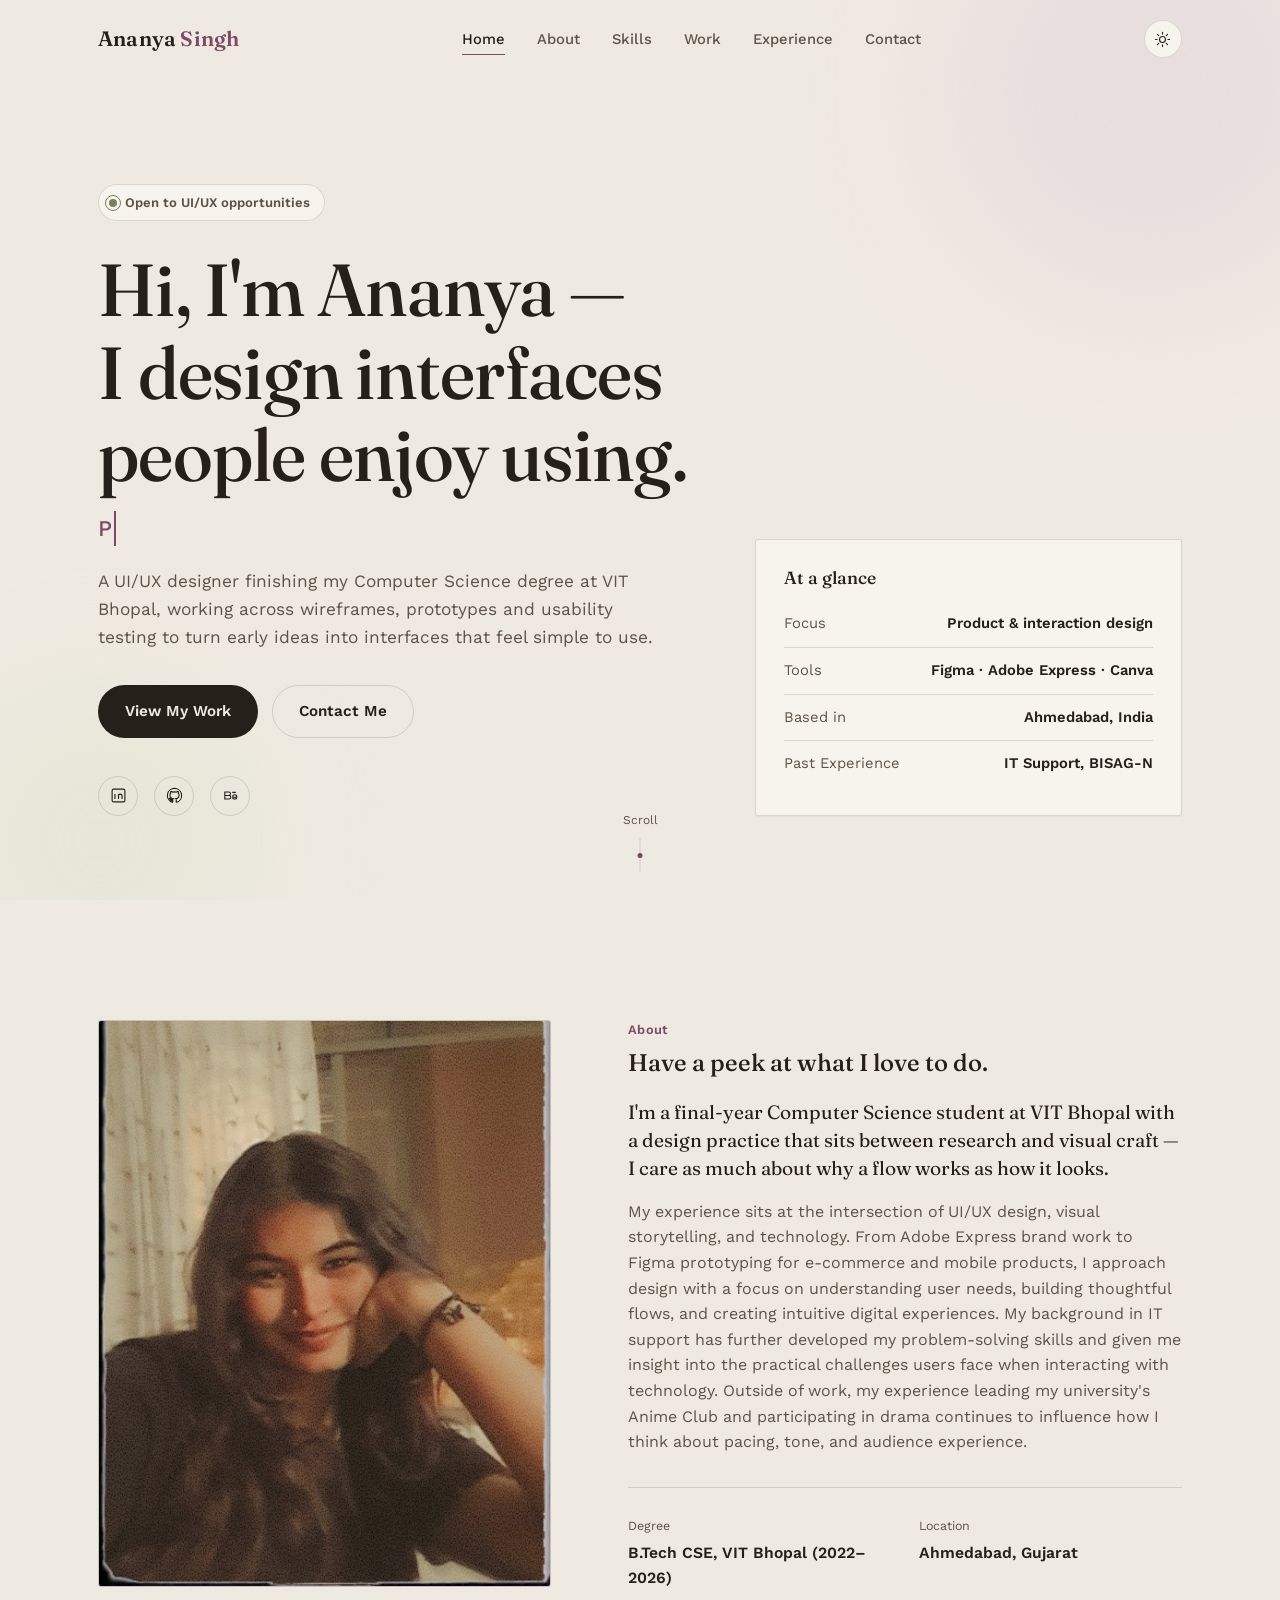
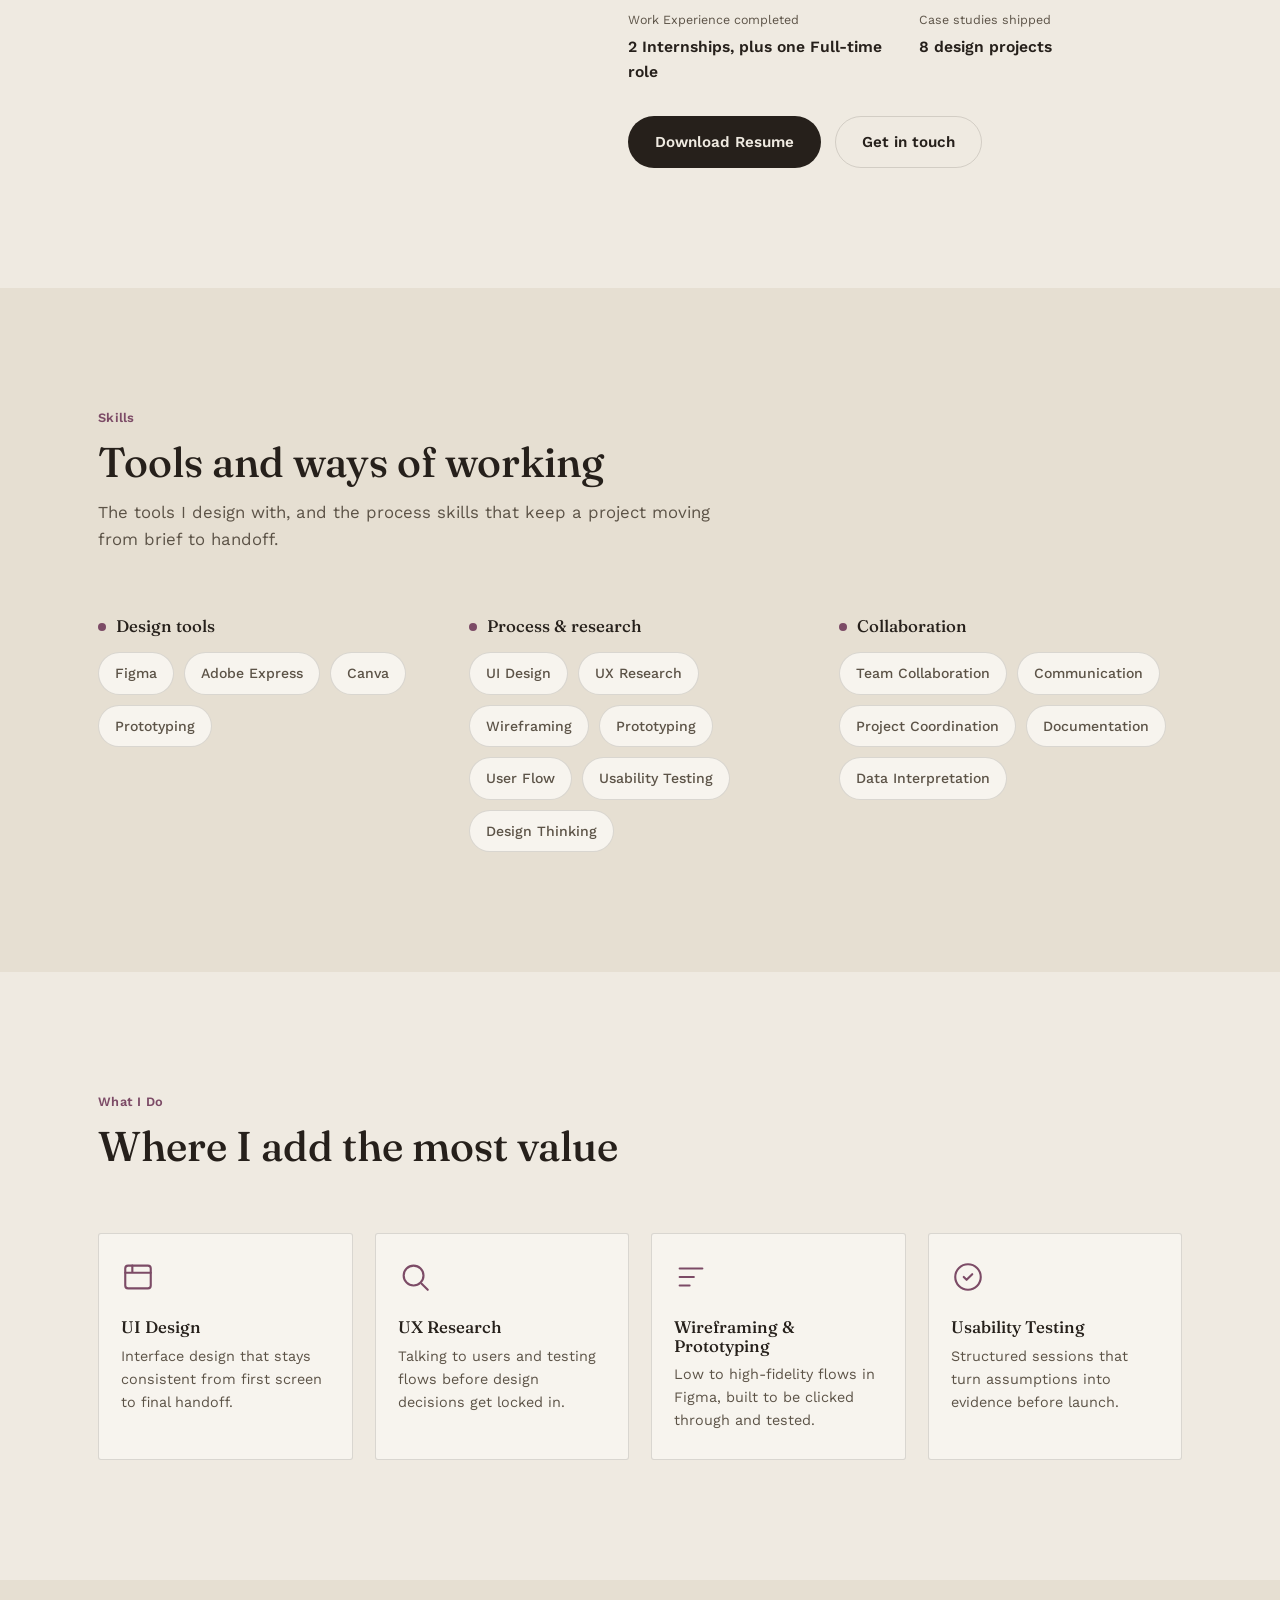
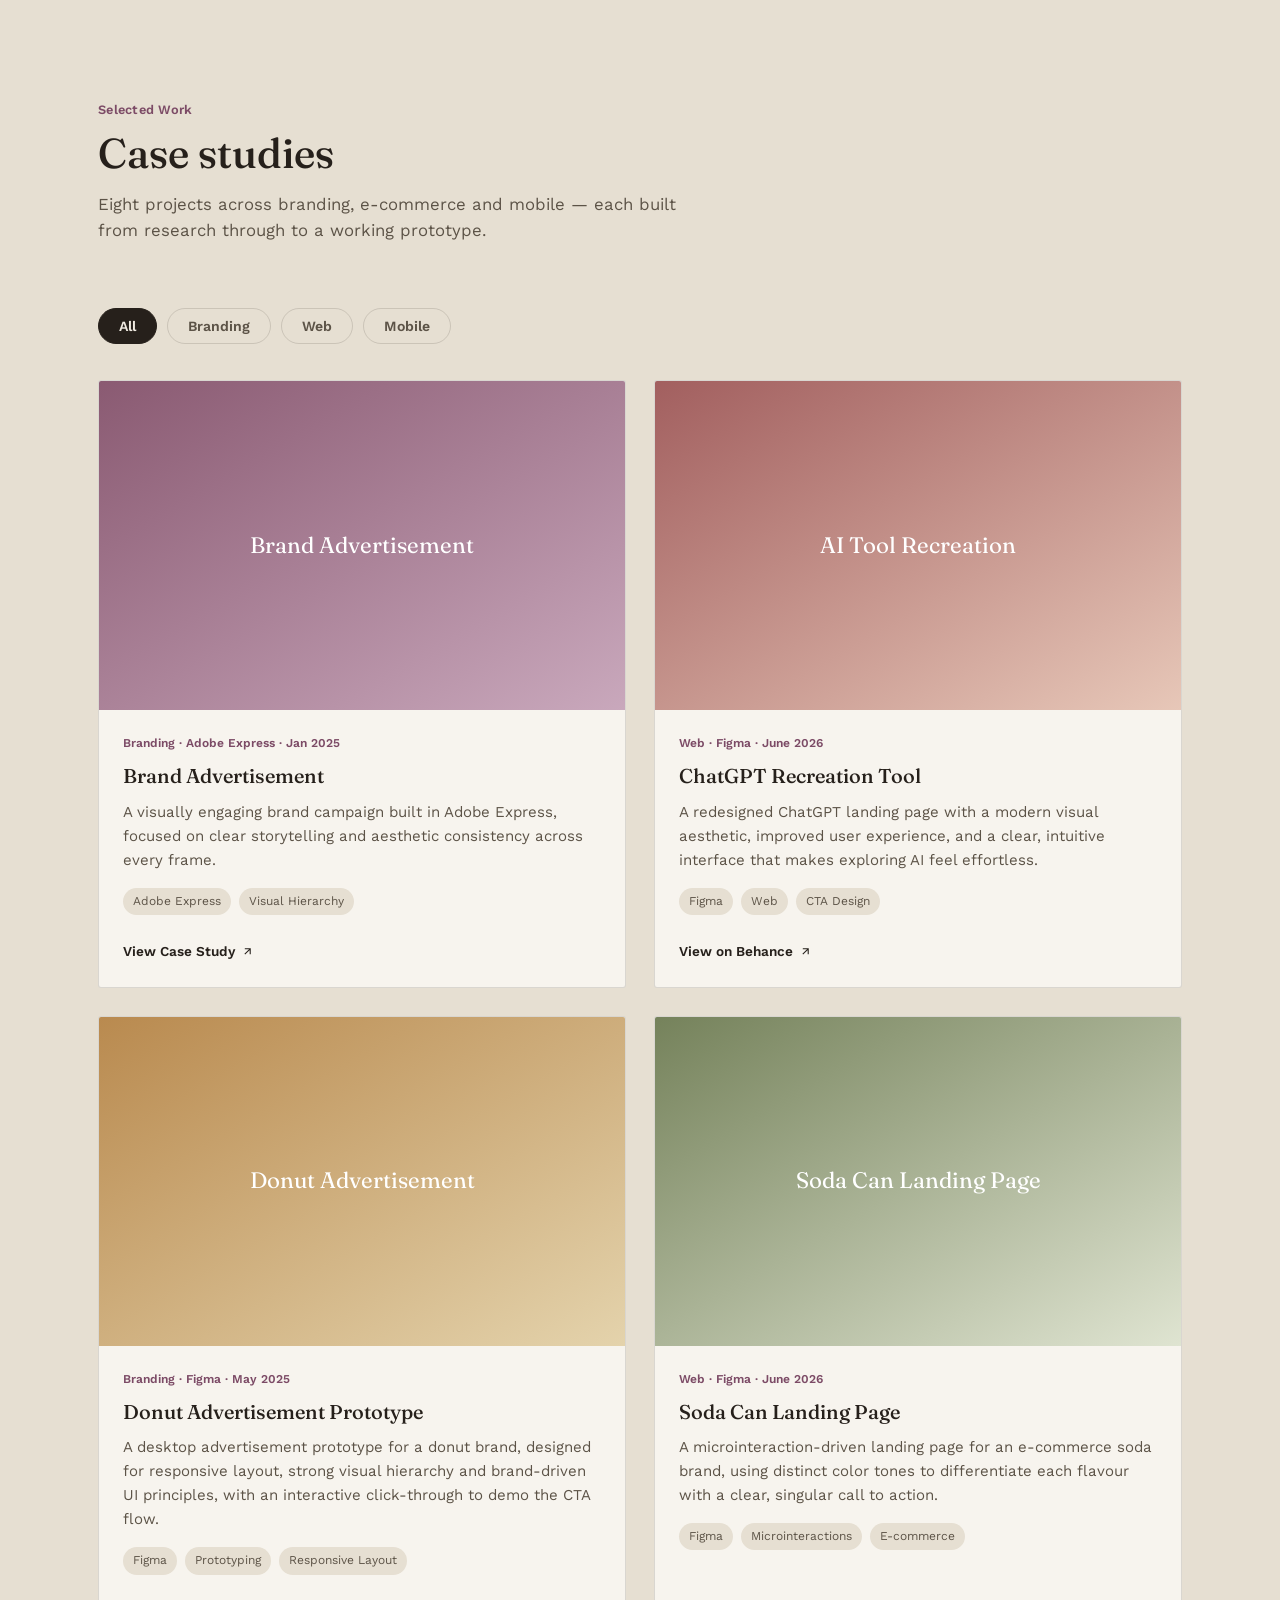
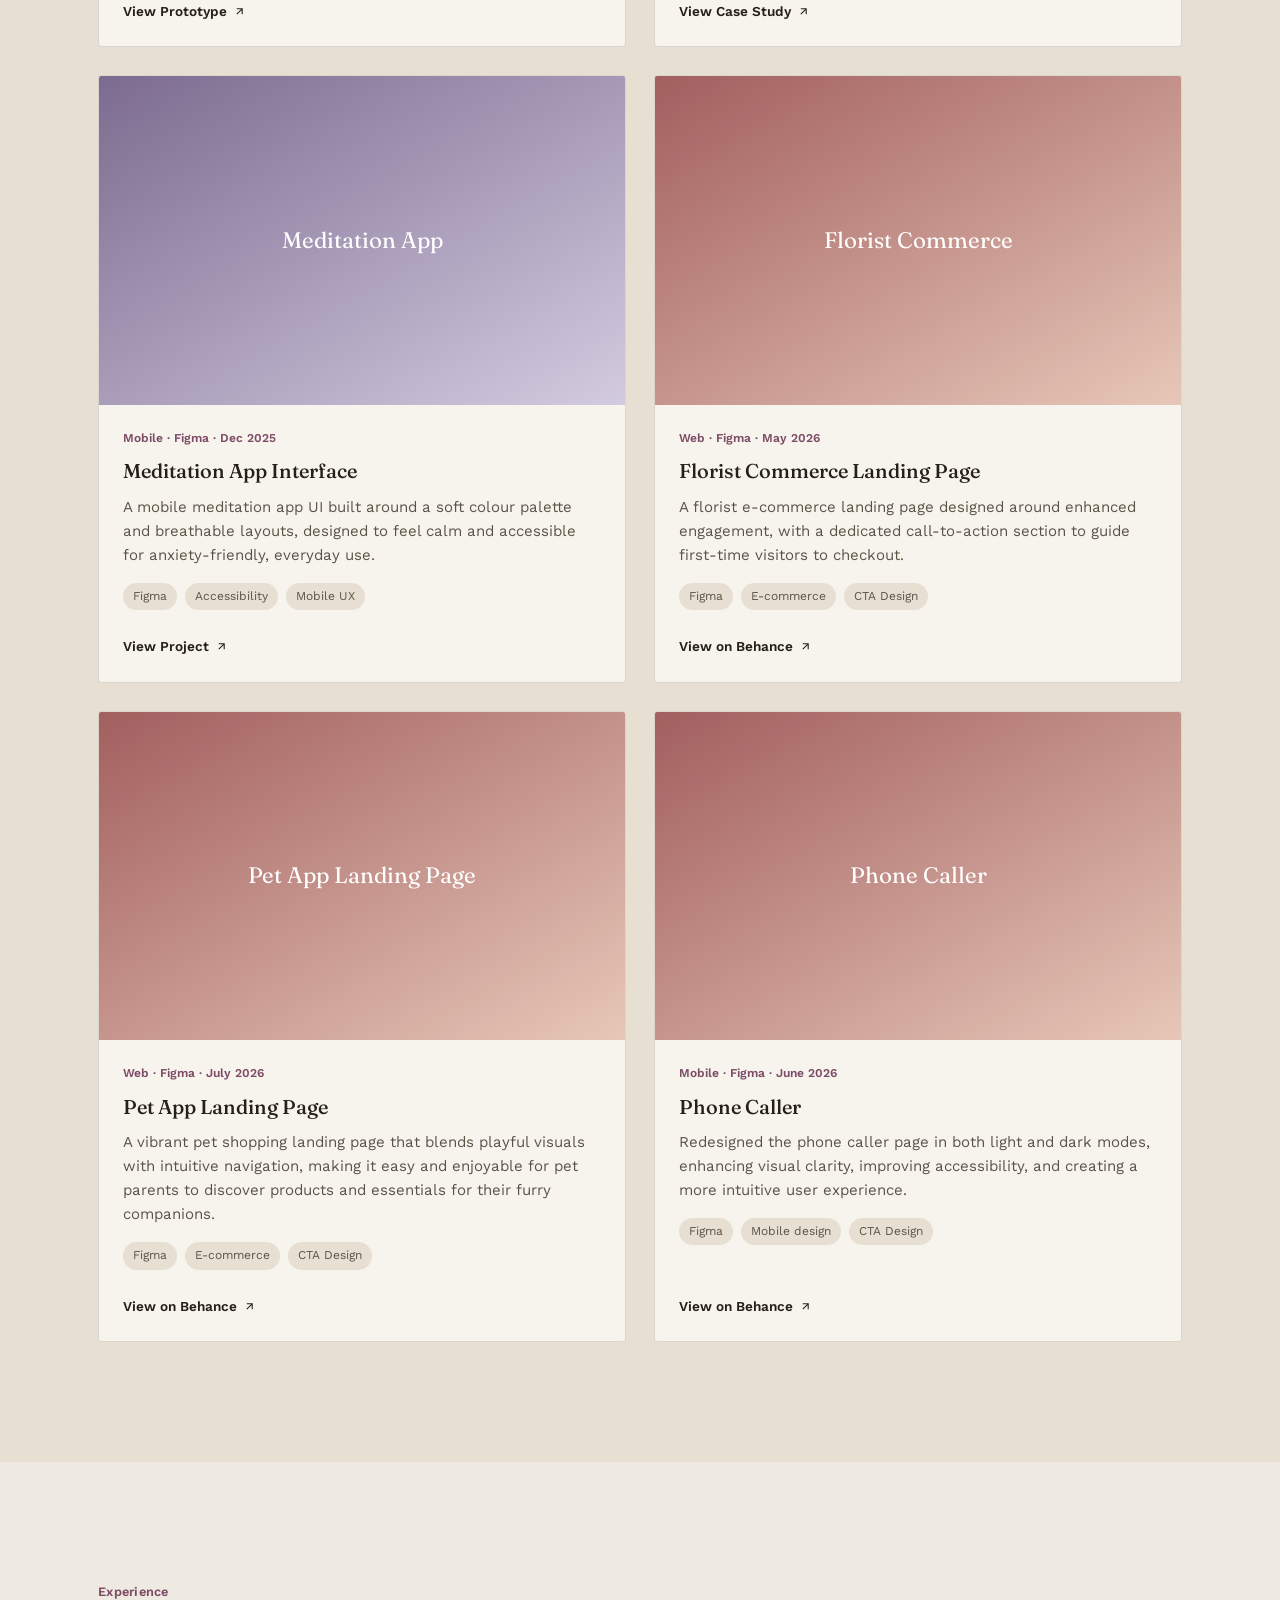
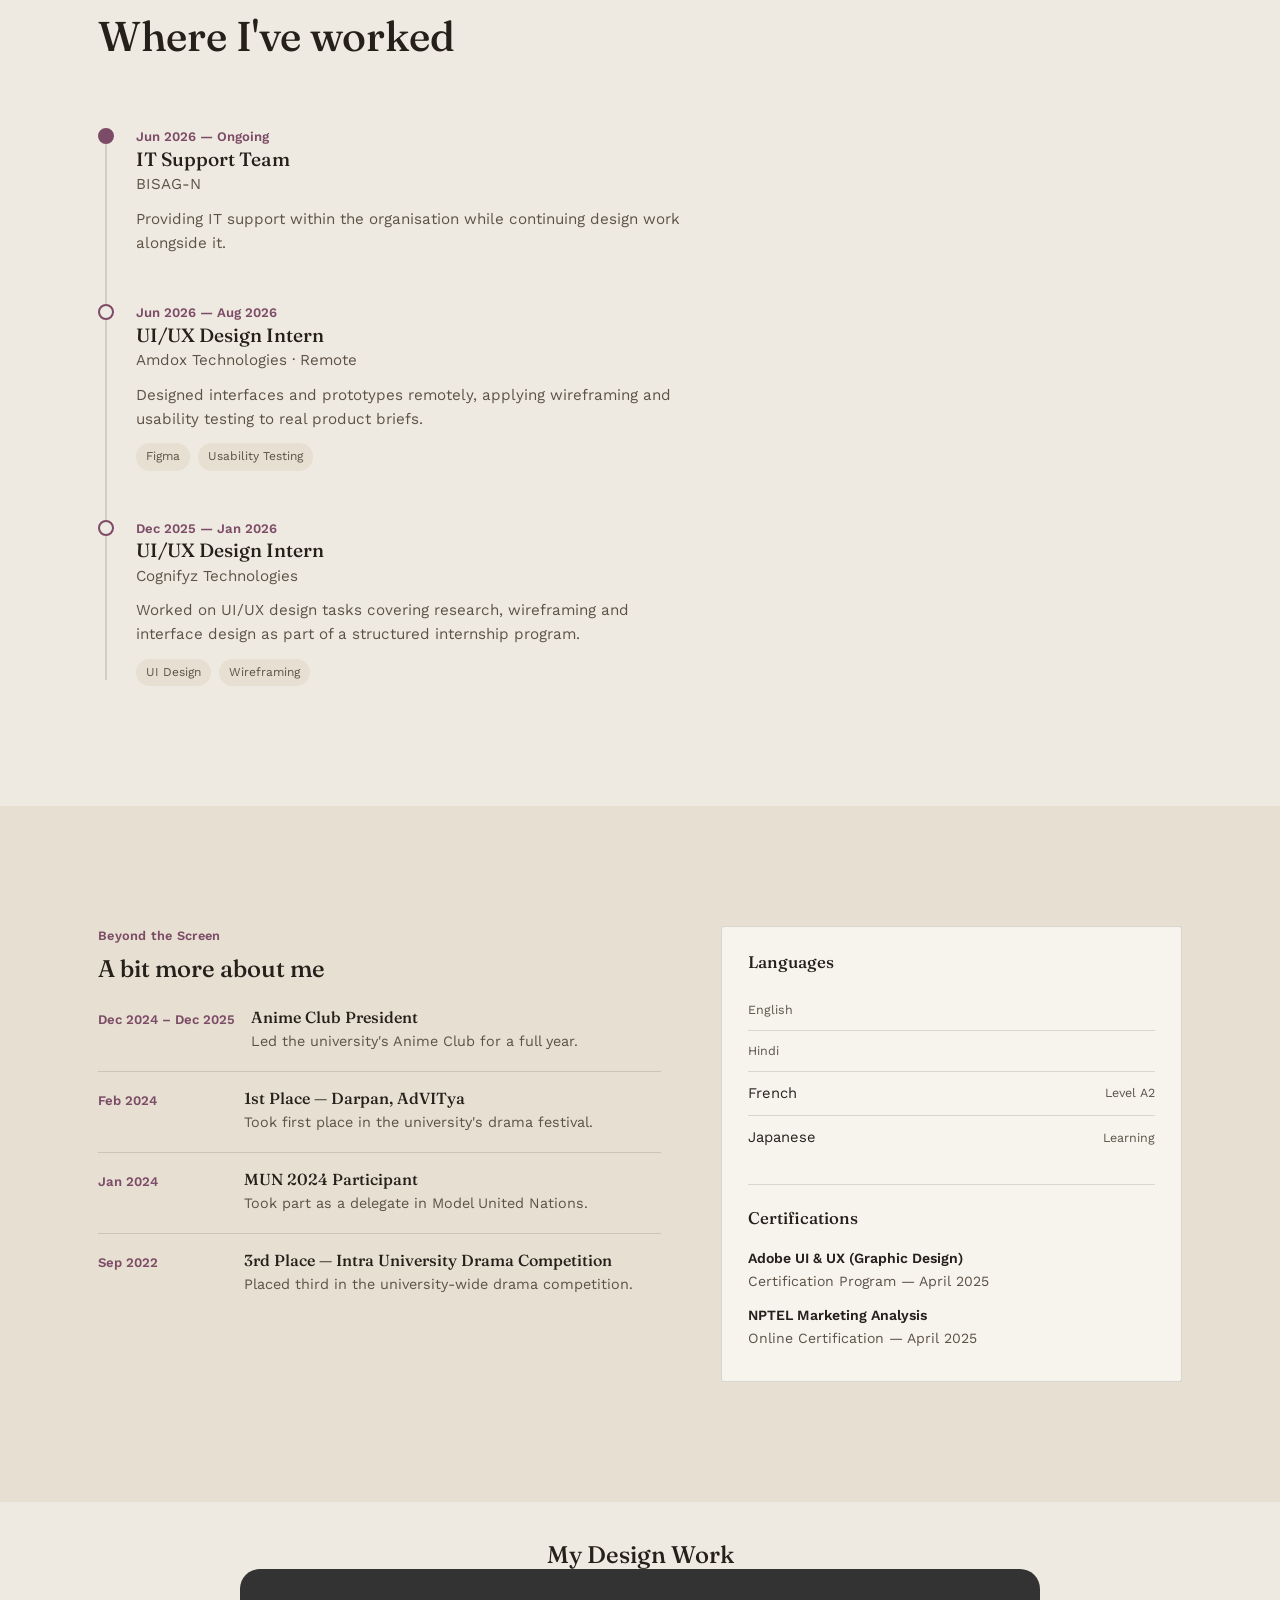
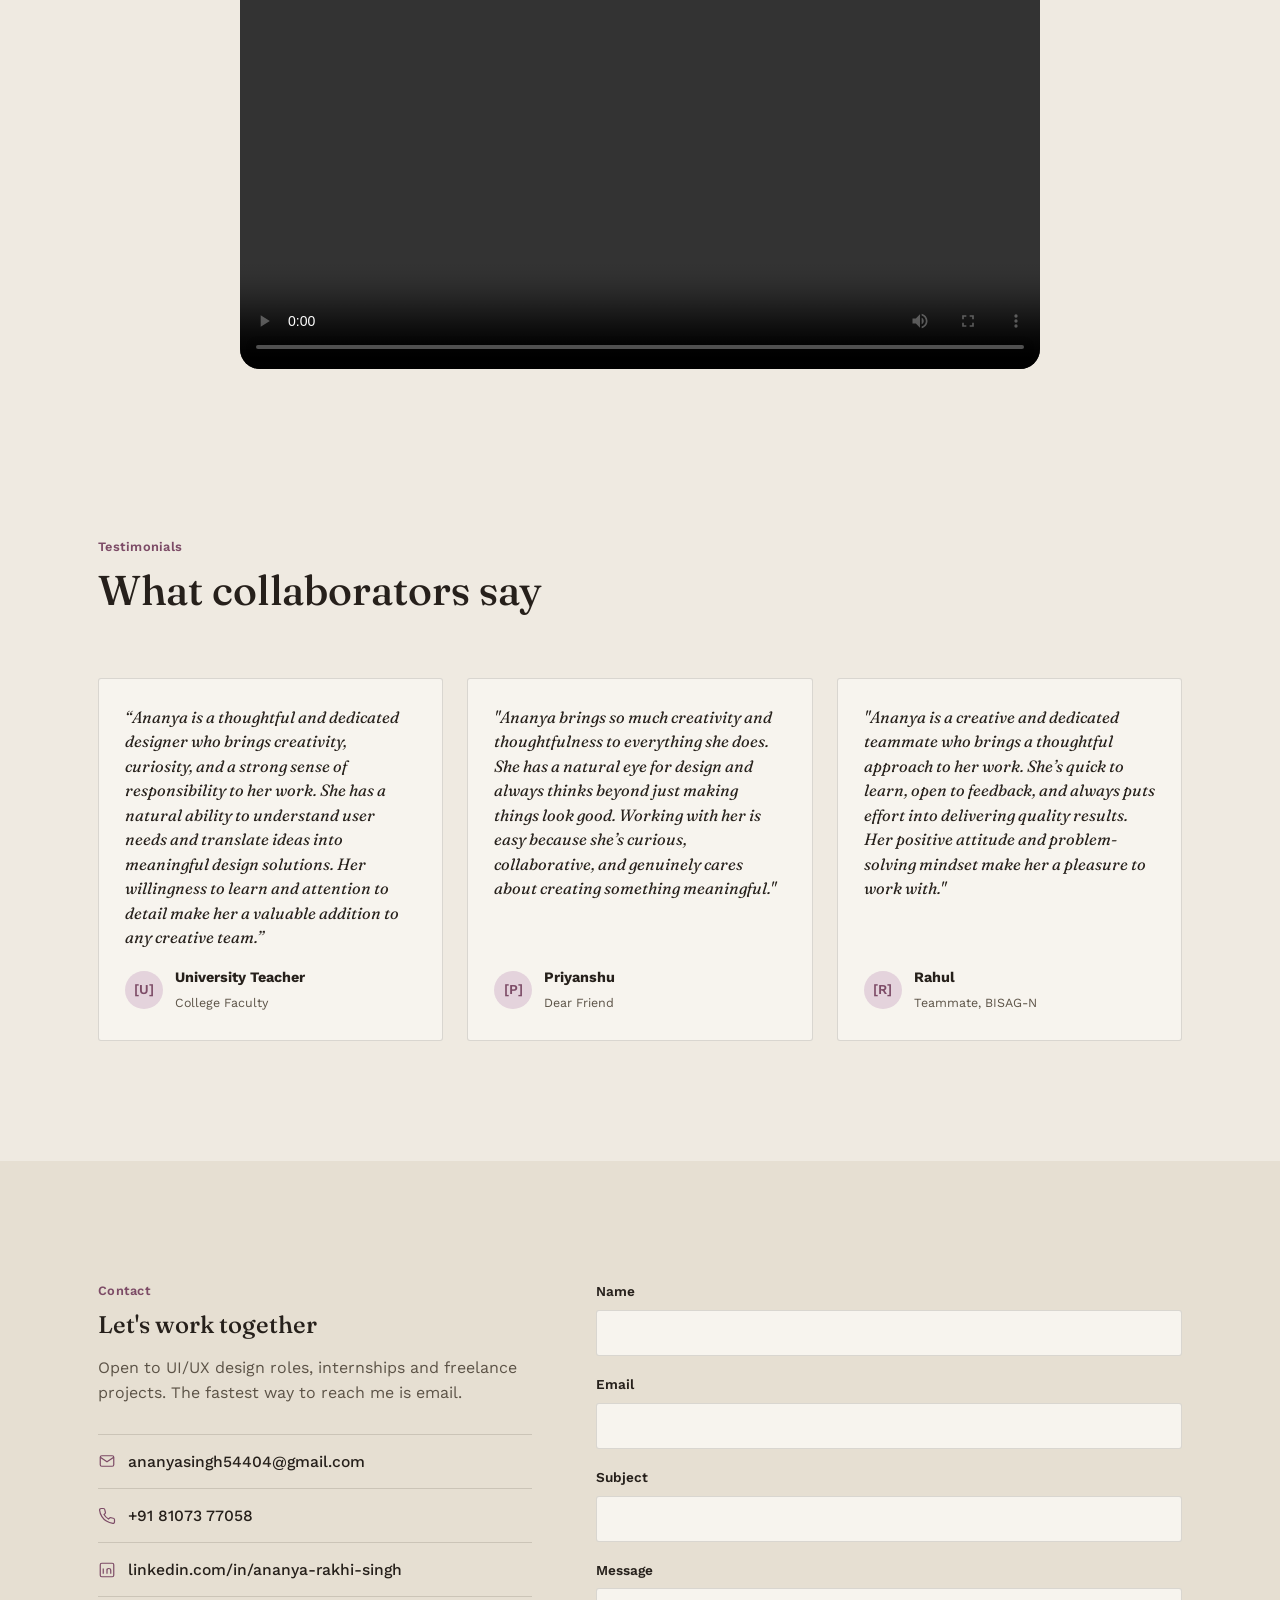
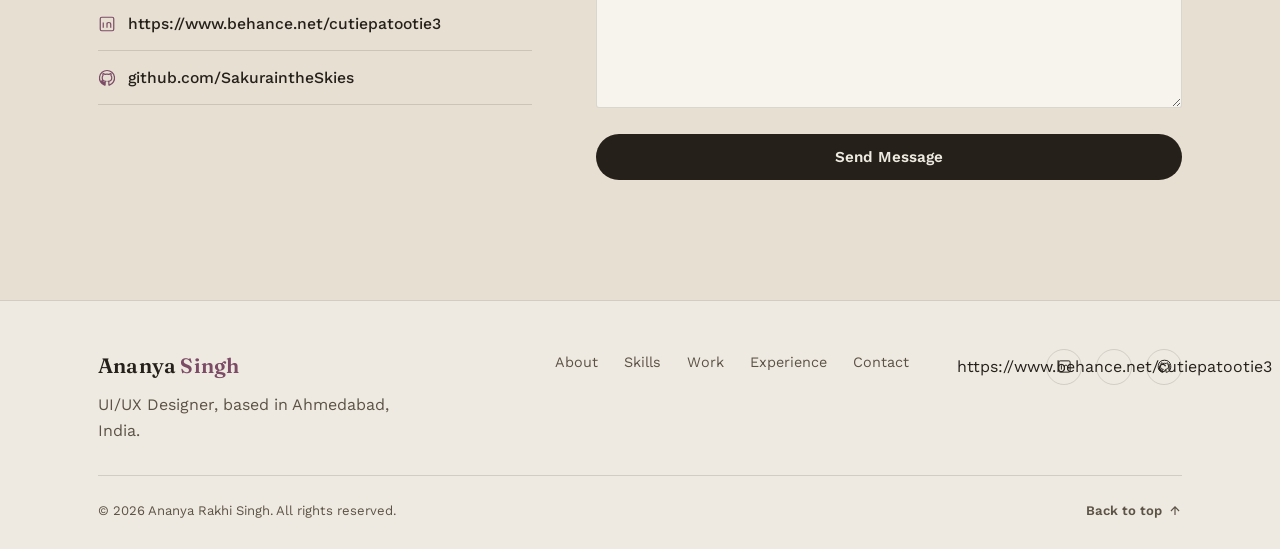
<file: index.html>
<!DOCTYPE html>
<html lang="en">
<head>
<meta charset="UTF-8">
<meta name="viewport" content="width=device-width, initial-scale=1.0">
<title>Ananya Rakhi Singh — UI/UX Designer</title>
<meta name="description" content="Portfolio of Ananya Rakhi Singh, UI/UX Designer. Wireframing, prototyping, usability testing and visual design.">
<link rel="preconnect" href="https://fonts.googleapis.com">
<link rel="preconnect" href="https://fonts.gstatic.com" crossorigin>
<link href="https://fonts.googleapis.com/css2?family=Fraunces:ital,opsz,wght@0,9..144,400;0,9..144,500;0,9..144,600;1,9..144,500&family=Work+Sans:wght@400;500;600;700&display=swap" rel="stylesheet">

<style>
/* ===================================================================
   TOKENS
=================================================================== */
:root{
  --bg:#efeae1;
  --bg-alt:#e6dfd2;
  --surface:#f7f4ee;
  --ink:#26201b;
  --ink-soft:#5c5347;
  --line:rgba(38,32,27,0.14);
  --accent:#7c4b66;
  --accent-soft:#e4d3dc;
  --accent-ink:#ffffff;
  --accent-2:#75825b;
  --accent-2-soft:#dfe4d1;
  --shadow: 0 1px 2px rgba(38,32,27,0.06);
  --radius-s: 3px;
  --radius-pill: 999px;
  --maxw: 1180px;
  --dur: 0.5s;
  --ease: cubic-bezier(.22,.9,.3,1);
}

[data-theme="dark"]{
  --bg:#1b1620;
  --bg-alt:#241d2b;
  --surface:#221b28;
  --ink:#f3ede7;
  --ink-soft:#c7bbc9;
  --line:rgba(243,237,231,0.14);
  --accent:#e3a8c4;
  --accent-soft:#3d2c40;
  --accent-ink:#26101b;
  --accent-2:#b7c79a;
  --accent-2-soft:#33372a;
  --shadow: 0 1px 2px rgba(0,0,0,0.4);
}

@media (prefers-reduced-motion: reduce){
  *,*::before,*::after{ animation-duration:0.001ms !important; animation-iteration-count:1 !important; transition-duration:0.001ms !important; scroll-behavior:auto !important; }
}

*{ box-sizing:border-box; }
html{ scroll-behavior:smooth; }
body{
  margin:0;
  background:var(--bg);
  color:var(--ink);
  font-family:'Work Sans', system-ui, sans-serif;
  font-size:16px;
  line-height:1.6;
  -webkit-font-smoothing:antialiased;
  overflow-x:hidden;
  transition:background var(--dur) var(--ease), color var(--dur) var(--ease);
}
h1,h2,h3,h4{
  font-family:'Fraunces', Georgia, serif;
  font-weight:500;
  line-height:1.12;
  margin:0;
  color:var(--ink);
}
p{ margin:0; color:var(--ink-soft); max-width:62ch; }
a{ color:inherit; text-decoration:none; }
img{ max-width:100%; display:block; }
ul{ margin:0; padding:0; list-style:none; }
button{ font-family:inherit; cursor:pointer; }
::selection{ background:var(--accent); color:var(--accent-ink); }

.container{ max-width:var(--maxw); margin:0 auto; padding:0 clamp(20px,5vw,48px); }
.section{ padding:clamp(64px,10vw,120px) 0; }
.section-alt{ background:var(--bg-alt); }

.eyebrow{ font-size:0.8rem; color:var(--accent); font-weight:600; letter-spacing:0.02em; margin-bottom:10px; display:block; }
.section-head{ max-width:640px; margin-bottom:clamp(36px,6vw,64px); }
.section-head h2{ font-size:clamp(2rem,4vw,2.6rem); }
.section-head p{ margin-top:14px; font-size:1.05rem; }

/* Focus visibility */
a:focus-visible, button:focus-visible, input:focus-visible, textarea:focus-visible{
  outline:2px solid var(--accent);
  outline-offset:3px;
  border-radius:2px;
}

.skip-link{
  position:absolute; left:-999px; top:0; background:var(--accent); color:var(--accent-ink);
  padding:12px 18px; z-index:200; border-radius:0 0 6px 0;
}
.skip-link:focus{ left:0; }

/* Buttons */
.btn{
  display:inline-flex; align-items:center; gap:8px;
  padding:13px 26px; border-radius:var(--radius-pill);
  font-weight:600; font-size:0.95rem; border:1px solid transparent;
  transition:transform 0.25s var(--ease), background 0.25s, border-color 0.25s, color 0.25s;
  white-space:nowrap;
}
.btn:hover{ transform:translateY(-2px); }
.btn-primary{ background:var(--ink); color:var(--bg); }
[data-theme="dark"] .btn-primary{ background:var(--accent); color:var(--accent-ink); }
.btn-primary:hover{ background:var(--accent); color:var(--accent-ink); }
.btn-ghost{ background:transparent; color:var(--ink); border-color:var(--line); }
.btn-ghost:hover{ border-color:var(--ink); }
.btn-sm{ padding:9px 18px; font-size:0.85rem; }

/* ===================================================================
   NAVIGATION
=================================================================== */
.nav{
  position:fixed; top:0; left:0; right:0; z-index:100;
  padding:20px 0;
  transition:padding 0.35s var(--ease), background 0.35s var(--ease), box-shadow 0.35s var(--ease), backdrop-filter 0.35s;
}
.nav.scrolled{
  padding:12px 0;
  background:color-mix(in srgb, var(--bg) 88%, transparent);
  backdrop-filter:blur(10px);
  box-shadow:0 1px 0 var(--line);
}
.nav .container{ display:flex; align-items:center; justify-content:space-between; }
.logo{ font-family:'Fraunces',serif; font-size:1.3rem; font-weight:600; letter-spacing:0.01em; }
.logo span{ color:var(--accent); }

.nav-links{ display:flex; align-items:center; gap:clamp(18px,2.5vw,34px); }
.nav-links a{
  font-size:0.92rem; font-weight:500; color:var(--ink-soft);
  position:relative; padding:4px 0;
  transition:color 0.2s;
}
.nav-links a::after{
  content:''; position:absolute; left:0; bottom:-3px; width:0; height:1.5px;
  background:var(--accent); transition:width 0.3s var(--ease);
}
.nav-links a:hover{ color:var(--ink); }
.nav-links a.active{ color:var(--ink); }
.nav-links a.active::after{ width:100%; }

.nav-actions{ display:flex; align-items:center; gap:12px; }

.theme-toggle{
  width:38px; height:38px; border-radius:50%; border:1px solid var(--line);
  background:var(--surface); display:flex; align-items:center; justify-content:center;
  transition:border-color 0.25s;
}
.theme-toggle:hover{ border-color:var(--accent); }
.theme-toggle svg{ width:17px; height:17px; stroke:var(--ink); }

.hamburger{
  display:none; width:38px; height:38px; border-radius:50%; border:1px solid var(--line);
  background:var(--surface); position:relative;
}
.hamburger span, .hamburger::before, .hamburger::after{
  content:''; position:absolute; left:10px; right:10px; height:1.5px; background:var(--ink);
  transition:transform 0.3s var(--ease), opacity 0.3s;
}
.hamburger::before{ top:14px; }
.hamburger span{ top:18.5px; }
.hamburger::after{ top:23px; }
.hamburger.open::before{ transform:translateY(4.5px) rotate(45deg); }
.hamburger.open::after{ transform:translateY(-4.5px) rotate(-45deg); }
.hamburger.open span{ opacity:0; }

.mobile-menu{
  position:fixed; inset:0; background:var(--bg); z-index:99;
  display:flex; flex-direction:column; align-items:center; justify-content:center; gap:28px;
  transform:translateY(-100%); transition:transform 0.4s var(--ease);
}
.mobile-menu.open{ transform:translateY(0); }
.mobile-menu a{ font-family:'Fraunces',serif; font-size:1.8rem; color:var(--ink); }

@media (max-width:820px){
  .nav-links{ display:none; }
  .hamburger{ display:block; }
}

/* ===================================================================
   HERO
=================================================================== */
.hero{
  min-height:100svh; display:flex; align-items:center; position:relative;
  padding-top:100px; overflow:hidden;
}
.hero-bg{
  position:absolute; inset:0; z-index:-1; pointer-events:none;
}
.hero-bg span{
  position:absolute; border-radius:50%; filter:blur(60px); opacity:0.5;
}
.hero-bg .b1{ width:420px; height:420px; background:var(--accent-soft); top:-120px; right:-80px; }
.hero-bg .b2{ width:320px; height:320px; background:var(--accent-2-soft); bottom:-100px; left:-60px; }

.hero-grid{
  display:grid; grid-template-columns:1.4fr 1fr; gap:60px; align-items:end;
}
@media (max-width:900px){ .hero-grid{ grid-template-columns:1fr; } }

.status-badge{
  display:inline-flex; align-items:center; gap:8px;
  padding:7px 14px 7px 10px; border-radius:var(--radius-pill);
  background:var(--surface); border:1px solid var(--line);
  font-size:0.82rem; font-weight:600; color:var(--ink-soft);
  margin-bottom:28px;
  opacity:0; animation:riseIn 0.7s var(--ease) forwards;
}
.status-dot{ width:8px; height:8px; border-radius:50%; background:var(--accent-2); position:relative; }
.status-dot::after{
  content:''; position:absolute; inset:-4px; border-radius:50%; border:1.5px solid var(--accent-2);
  animation:pulse 2.2s ease-out infinite;
}
@keyframes pulse{ 0%{ transform:scale(0.6); opacity:0.9; } 100%{ transform:scale(1.8); opacity:0; } }

.hero h1{
  font-size:clamp(2.6rem,6vw,4.6rem);
  letter-spacing:-0.01em;
  opacity:0; animation:riseIn 0.8s var(--ease) 0.12s forwards;
}
.hero-role{
  font-size:clamp(1.1rem,2vw,1.4rem); color:var(--accent); font-weight:500; margin-top:14px; height:1.6em;
  opacity:0; animation:riseIn 0.8s var(--ease) 0.24s forwards;
}
.hero-role .cursor{ display:inline-block; width:2px; background:var(--accent); margin-left:2px; animation:blink 1s steps(1) infinite; }
@keyframes blink{ 50%{ opacity:0; } }

.hero-desc{
  margin-top:22px; font-size:1.08rem; max-width:52ch;
  opacity:0; animation:riseIn 0.8s var(--ease) 0.36s forwards;
}
.hero-ctas{
  margin-top:34px; display:flex; gap:14px; flex-wrap:wrap;
  opacity:0; animation:riseIn 0.8s var(--ease) 0.48s forwards;
}
.hero-social{
  display:flex; gap:16px; margin-top:38px;
  opacity:0; animation:riseIn 0.8s var(--ease) 0.58s forwards;
}
.hero-social a{
  width:40px; height:40px; border-radius:50%; border:1px solid var(--line);
  display:flex; align-items:center; justify-content:center; transition:border-color 0.2s, transform 0.2s;
}
.hero-social a:hover{ border-color:var(--accent); transform:translateY(-2px); }
.hero-social svg{ width:17px; height:17px; stroke:var(--ink); }

@keyframes riseIn{ from{ opacity:0; transform:translateY(18px); } to{ opacity:1; transform:translateY(0); } }

.hero-card{
  background:var(--surface); border:1px solid var(--line); border-radius:var(--radius-s);
  padding:28px; box-shadow:var(--shadow);
  opacity:0; animation:riseIn 0.8s var(--ease) 0.5s forwards;
}
.hero-card h3{ font-size:1.1rem; margin-bottom:14px; }
.hero-stat{ display:flex; justify-content:space-between; padding:11px 0; border-top:1px solid var(--line); font-size:0.92rem; }
.hero-stat:first-of-type{ border-top:none; }
.hero-stat b{ color:var(--ink); font-weight:600; }
.hero-stat span{ color:var(--ink-soft); }

/* scroll cue */
.scroll-cue{
  position:absolute; bottom:28px; left:50%; transform:translateX(-50%);
  display:flex; flex-direction:column; align-items:center; gap:8px; font-size:0.75rem; color:var(--ink-soft);
}
.scroll-cue::after{
  content:''; width:1px; height:34px; background:var(--line); position:relative;
}
.scroll-cue i{
  position:absolute; top:42px; width:5px; height:5px; border-radius:50%; background:var(--accent);
  animation:scrollDown 1.8s ease-in-out infinite;
}
@keyframes scrollDown{ 0%{ transform:translateY(0); opacity:1; } 90%{ opacity:0; } 100%{ transform:translateY(30px); opacity:0; } }

/* Reveal-on-scroll (used sparingly, on section headers only) */
.reveal{ opacity:0; transform:translateY(24px); transition:opacity 0.7s var(--ease), transform 0.7s var(--ease); }
.reveal.in{ opacity:1; transform:translateY(0); }

/* ===================================================================
   ABOUT
=================================================================== */
.about-grid{ display:grid; grid-template-columns:0.9fr 1.1fr; gap:clamp(36px,6vw,80px); align-items:start; }
@media (max-width:860px){ .about-grid{ grid-template-columns:1fr; } }

.about-portrait{
  aspect-ratio:4/5; border-radius:var(--radius-s); overflow:hidden;
  background:linear-gradient(155deg, var(--accent-soft), var(--accent-2-soft));
  display:flex; align-items:center; justify-content:center;
  border:1px solid var(--line);
}
.about-portrait span{ font-family:'Fraunces',serif; font-size:5rem; color:var(--accent); font-weight:500; }

.about-copy p + p{ margin-top:16px; }
.about-copy .lede{ font-size:1.2rem; color:var(--ink); font-family:'Fraunces',serif; font-weight:400; line-height:1.45; }

.about-facts{ display:grid; grid-template-columns:1fr 1fr; gap:20px 28px; margin-top:32px; padding-top:28px; border-top:1px solid var(--line); }
.about-facts dt{ font-size:0.78rem; color:var(--ink-soft); margin-bottom:4px; }
.about-facts dd{ margin:0; font-weight:600; font-size:0.98rem; }

.about-actions{ margin-top:32px; display:flex; gap:14px; flex-wrap:wrap; }

/* ===================================================================
   SKILLS
=================================================================== */
.skills-cols{ display:grid; grid-template-columns:repeat(3,1fr); gap:28px; }
@media (max-width:760px){ .skills-cols{ grid-template-columns:1fr; } }
.skill-col h3{ font-size:1.05rem; margin-bottom:16px; display:flex; align-items:center; gap:10px; }
.skill-col h3::before{ content:''; width:8px; height:8px; border-radius:50%; background:var(--accent); }
.chip-row{ display:flex; flex-wrap:wrap; gap:10px; }
.chip{
  padding:9px 16px; border-radius:var(--radius-pill); font-size:0.88rem; font-weight:500;
  background:var(--surface); border:1px solid var(--line); color:var(--ink-soft);
  transition:border-color 0.2s, color 0.2s;
}
.chip:hover{ border-color:var(--accent); color:var(--ink); }

/* ===================================================================
   PROJECTS
=================================================================== */
.filter-row{ display:flex; gap:10px; flex-wrap:wrap; margin-bottom:36px; }
.filter-btn{
  padding:9px 20px; border-radius:var(--radius-pill); border:1px solid var(--line);
  background:transparent; font-size:0.88rem; font-weight:600; color:var(--ink-soft);
  transition:all 0.25s var(--ease);
}
.filter-btn:hover{ border-color:var(--accent); }
.filter-btn.active{ background:var(--ink); color:var(--bg); border-color:var(--ink); }
[data-theme="dark"] .filter-btn.active{ background:var(--accent); color:var(--accent-ink); border-color:var(--accent); }

.project-grid{ display:grid; grid-template-columns:repeat(2,1fr); gap:28px; }
@media (max-width:760px){ .project-grid{ grid-template-columns:1fr; } }

.project-card{
  border:1px solid var(--line); border-radius:var(--radius-s); overflow:hidden;
  background:var(--surface); transition:transform 0.35s var(--ease), box-shadow 0.35s var(--ease);
  display:flex; flex-direction:column;
}
.project-card:hover{ transform:translateY(-6px); box-shadow:0 14px 28px -14px rgba(38,32,27,0.25); }
.project-media{
  aspect-ratio:16/10; position:relative; overflow:hidden;
  display:flex; align-items:center; justify-content:center;
  font-family:'Fraunces',serif; font-size:1.4rem; color:var(--accent-ink);
}
.project-body{ padding:24px; display:flex; flex-direction:column; gap:12px; flex:1; }
.project-tag{ font-size:0.75rem; font-weight:600; color:var(--accent); }
.project-body h3{ font-size:1.25rem; }
.project-body p{ font-size:0.94rem; }
.tech-row{ display:flex; flex-wrap:wrap; gap:8px; margin-top:4px; }
.tech-row span{ font-size:0.75rem; padding:4px 10px; border-radius:var(--radius-pill); background:var(--bg-alt); color:var(--ink-soft); }
.project-links{ margin-top:auto; padding-top:14px; display:flex; gap:12px; }
.project-links a{ font-size:0.85rem; font-weight:600; color:var(--ink); display:inline-flex; align-items:center; gap:6px; }
.project-links a:hover{ color:var(--accent); }
.project-links svg{ width:13px; height:13px; stroke:currentColor; }

/* ===================================================================
   EXPERIENCE (timeline)
=================================================================== */
.timeline{ position:relative; max-width:780px; }
.timeline::before{
  content:''; position:absolute; left:7px; top:6px; bottom:6px; width:1.5px; background:var(--line);
}
.timeline-item{ position:relative; padding-left:38px; padding-bottom:44px; }
.timeline-item:last-child{ padding-bottom:0; }
.timeline-dot{
  position:absolute; left:0; top:5px; width:16px; height:16px; border-radius:50%;
  background:var(--bg); border:2px solid var(--accent);
}
.timeline-item.ongoing .timeline-dot{ background:var(--accent); }
.timeline-date{ font-size:0.82rem; color:var(--accent); font-weight:600; margin-bottom:6px; }
.timeline-item h3{ font-size:1.2rem; }
.timeline-item .company{ font-size:0.95rem; color:var(--ink-soft); margin-top:2px; margin-bottom:10px; display:block; }
.timeline-item p{ font-size:0.95rem; }
.timeline-item .tech-row{ margin-top:12px; }

/* ===================================================================
   APPROACH / WHAT I DO
=================================================================== */
.approach-grid{ display:grid; grid-template-columns:repeat(4,1fr); gap:22px; }
@media (max-width:900px){ .approach-grid{ grid-template-columns:1fr 1fr; } }
@media (max-width:560px){ .approach-grid{ grid-template-columns:1fr; } }
.approach-card{
  padding:26px 22px; border:1px solid var(--line); border-radius:var(--radius-s); background:var(--surface);
  transition:border-color 0.25s;
}
.approach-card:hover{ border-color:var(--accent); }
.approach-card .ic{ width:34px; height:34px; margin-bottom:16px; stroke:var(--accent); fill:none; stroke-width:1.5; }
.approach-card h3{ font-size:1.05rem; margin-bottom:8px; }
.approach-card p{ font-size:0.9rem; }

/* ===================================================================
   BEYOND THE SCREEN (personal)
=================================================================== */
.beyond-grid{ display:grid; grid-template-columns:1.1fr 0.9fr; gap:clamp(30px,5vw,60px); }
@media (max-width:820px){ .beyond-grid{ grid-template-columns:1fr; } }
.beyond-list{ display:flex; flex-direction:column; gap:18px; }
.beyond-row{ display:flex; gap:16px; padding-bottom:18px; border-bottom:1px solid var(--line); }
.beyond-row:last-child{ border-bottom:none; padding-bottom:0; }
.beyond-row .yr{ font-size:0.82rem; color:var(--accent); font-weight:600; min-width:130px; }
.beyond-row .what h4{ font-size:1rem; margin-bottom:3px; }
.beyond-row .what p{ font-size:0.9rem; }

.lang-card{ background:var(--surface); border:1px solid var(--line); border-radius:var(--radius-s); padding:26px; }
.lang-card h3{ font-size:1.05rem; margin-bottom:18px; }
.lang-item{ display:flex; justify-content:space-between; align-items:center; padding:10px 0; border-top:1px solid var(--line); font-size:0.92rem; }
.lang-item:first-of-type{ border-top:none; }
.lang-item span{ font-size:0.78rem; color:var(--ink-soft); }

.cert-strip{ margin-top:24px; padding-top:24px; border-top:1px solid var(--line); }
.cert-strip h3{ font-size:1.05rem; margin-bottom:14px; }
.cert-strip li{ font-size:0.88rem; color:var(--ink-soft); padding:6px 0; }
.cert-strip li b{ color:var(--ink); font-weight:600; }

/* ===================================================================
   Video Intro
=================================================================== */
.video-section {
  padding: 40px 0;
  text-align: center;
}

.video-section video {
  width: 100%;
  max-width: 800px;
  border-radius: 20px;
}

/* ===================================================================
   TESTIMONIALS
=================================================================== */
.testi-grid{ display:grid; grid-template-columns:repeat(3,1fr); gap:24px; }
@media (max-width:860px){ .testi-grid{ grid-template-columns:1fr; } }
.testi-card{ background:var(--surface); border:1px solid var(--line); border-radius:var(--radius-s); padding:26px; display:flex; flex-direction:column; gap:16px; }
.testi-quote{ font-family:'Fraunces',serif; font-style:italic; font-size:1.02rem; color:var(--ink); line-height:1.5; }
.testi-person{ display:flex; align-items:center; gap:12px; margin-top:auto; }
.testi-avatar{ width:38px; height:38px; border-radius:50%; background:var(--accent-soft); display:flex; align-items:center; justify-content:center; font-weight:600; color:var(--accent); font-size:0.85rem; }
.testi-person div b{ display:block; font-size:0.9rem; }
.testi-person div span{ font-size:0.78rem; color:var(--ink-soft); }
.testi-note{ font-size:0.75rem; color:var(--ink-soft); text-align:center; margin-top:20px; }

/* ===================================================================
   CONTACT
=================================================================== */
.contact-grid{ display:grid; grid-template-columns:0.85fr 1.15fr; gap:clamp(30px,5vw,70px); }
@media (max-width:860px){ .contact-grid{ grid-template-columns:1fr; } }
.contact-info a{
  display:flex; align-items:center; gap:12px; padding:14px 0; border-bottom:1px solid var(--line);
  font-size:0.98rem; font-weight:500; transition:color 0.2s;
}
.contact-info a:first-of-type{ border-top:1px solid var(--line); }
.contact-info a:hover{ color:var(--accent); }
.contact-info svg{ width:18px; height:18px; stroke:var(--accent); flex-shrink:0; }

.field{ margin-bottom:18px; }
.field label{ display:block; font-size:0.85rem; font-weight:600; margin-bottom:7px; }
.field input, .field textarea{
  width:100%; padding:13px 16px; border-radius:var(--radius-s); border:1px solid var(--line);
  background:var(--surface); color:var(--ink); font-family:inherit; font-size:0.95rem;
  transition:border-color 0.2s;
}
.field input:focus, .field textarea:focus{ border-color:var(--accent); outline:none; }
.field textarea{ resize:vertical; min-height:120px; }
.field-error{ font-size:0.78rem; color:#b8492f; margin-top:6px; display:none; }
.field.has-error input, .field.has-error textarea{ border-color:#b8492f; }
.field.has-error .field-error{ display:block; }

.form-msg{
  padding:14px 18px; border-radius:var(--radius-s); font-size:0.9rem; margin-top:8px;
  display:none; align-items:center; gap:10px;
}
.form-msg.show{ display:flex; }
.form-msg.success{ background:var(--accent-2-soft); color:var(--accent-2); }

/* ===================================================================
   FOOTER
=================================================================== */
.footer{ border-top:1px solid var(--line); padding:48px 0 28px; }
.footer-top{ display:flex; justify-content:space-between; flex-wrap:wrap; gap:28px; margin-bottom:32px; }
.footer-links{ display:flex; gap:26px; flex-wrap:wrap; }
.footer-links a{ font-size:0.9rem; color:var(--ink-soft); }
.footer-links a:hover{ color:var(--accent); }
.footer-social{ display:flex; gap:14px; }
.footer-social a{ width:36px; height:36px; border-radius:50%; border:1px solid var(--line); display:flex; align-items:center; justify-content:center; }
.footer-social svg{ width:15px; height:15px; stroke:var(--ink); }
.footer-bottom{ display:flex; justify-content:space-between; align-items:center; flex-wrap:wrap; gap:14px; padding-top:24px; border-top:1px solid var(--line); font-size:0.82rem; color:var(--ink-soft); }
.back-top{ display:flex; align-items:center; gap:6px; font-weight:600; color:var(--ink-soft); }
.back-top:hover{ color:var(--accent); }
.back-top svg{ width:14px; height:14px; stroke:currentColor; }

.va{ position:absolute; width:1px; height:1px; padding:0; margin:-1px; overflow:hidden; clip:rect(0,0,0,0); white-space:nowrap; border:0; }
</style>
</head>
<body>
<a href="#main" class="skip-link">Skip to content</a>

<!-- ===================================================================
     NAVIGATION
=================================================================== -->
<nav class="nav" id="nav" aria-label="Primary">
  <div class="container">
    <a href="#home" class="logo">Ananya <span>Singh</span></a>
    <ul class="nav-links" id="navLinks">
      <li><a href="#home" data-nav="home">Home</a></li>
      <li><a href="#about" data-nav="about">About</a></li>
      <li><a href="#skills" data-nav="skills">Skills</a></li>
      <li><a href="#work" data-nav="work">Work</a></li>
      <li><a href="#experience" data-nav="experience">Experience</a></li>
      <li><a href="#contact" data-nav="contact">Contact</a></li>
    </ul>
    <div class="nav-actions">
      <button class="theme-toggle" id="themeToggle" aria-label="Toggle dark theme" aria-pressed="false">
        <svg id="themeIcon" viewBox="0 0 24 24" fill="none" stroke-width="1.6" stroke-linecap="round"><circle cx="12" cy="12" r="4.2"></circle><path d="M12 2v2.4M12 19.6V22M4.9 4.9l1.7 1.7M17.4 17.4l1.7 1.7M2 12h2.4M19.6 12H22M4.9 19.1l1.7-1.7M17.4 6.6l1.7-1.7"></path></svg>
      </button>
      <button class="hamburger" id="hamburger" aria-label="Open menu" aria-expanded="false" aria-controls="mobileMenu"><span></span></button>
    </div>
  </div>
</nav>

<div class="mobile-menu" id="mobileMenu">
  <a href="#home">Home</a>
  <a href="#about">About</a>
  <a href="#skills">Skills</a>
  <a href="#work">Work</a>
  <a href="#experience">Experience</a>
  <a href="#contact">Contact</a>
</div>

<main id="main">
<!-- ===================================================================
     HERO
=================================================================== -->
<section class="hero" id="home">
  <div class="hero-bg" aria-hidden="true"><span class="b1"></span><span class="b2"></span></div>
  <div class="container hero-grid">
    <div>
      <span class="status-badge"><span class="status-dot"></span>Open to UI/UX opportunities</span>
      <h1>Hi, I'm Ananya —<br>I design interfaces people enjoy using.</h1>
      <div class="hero-role" aria-live="polite"><span id="typedRole"></span><span class="cursor">&nbsp;</span></div>
      <p class="hero-desc">A UI/UX designer finishing my Computer Science degree at VIT Bhopal, working across wireframes, prototypes and usability testing to turn early ideas into interfaces that feel simple to use.</p>
      <div class="hero-ctas">
        <a href="#work" class="btn btn-primary">View My Work</a>
        <a href="#contact" class="btn btn-ghost">Contact Me</a>
      </div>
      <div class="hero-social">
        <a href="https://www.linkedin.com/in/ananya-rakhi-singh" target="_blank" rel="noopener" aria-label="LinkedIn"><svg viewBox="0 0 24 24" fill="none" stroke-width="1.6"><rect x="3" y="3" width="18" height="18" rx="2"></rect><path d="M7 10v7M7 7v.01M12 17v-4.5c0-1.4 1-2.5 2.3-2.5S17 11.1 17 12.5V17M12 10.2V17"></path></svg></a>
        <a href="https://github.com/SakuraintheSkies" target="_blank" rel="noopener" aria-label="GitHub"><svg viewBox="0 0 24 24" fill="none" stroke-width="1.6"><path d="M12 2a10 10 0 0 0-3.16 19.5c.5.1.68-.22.68-.48v-1.7c-2.78.6-3.37-1.34-3.37-1.34-.46-1.16-1.11-1.47-1.11-1.47-.9-.62.07-.6.07-.6 1 .07 1.53 1.03 1.53 1.03.9 1.52 2.34 1.08 2.91.83.09-.65.35-1.08.63-1.33-2.22-.25-4.56-1.11-4.56-4.94 0-1.1.39-1.99 1.03-2.69-.1-.25-.45-1.27.1-2.65 0 0 .84-.27 2.75 1.03a9.5 9.5 0 0 1 5 0c1.9-1.3 2.75-1.03 2.75-1.03.55 1.38.2 2.4.1 2.65.64.7 1.03 1.6 1.03 2.69 0 3.84-2.35 4.68-4.58 4.93.36.31.68.92.68 1.85v2.74c0 .27.18.58.69.48A10 10 0 0 0 12 2z"></path></svg></a>
        <a href="https://www.behance.net/cutiepatootie3" target="_blank" rel="noopener" aria-label="Behance"><svg viewBox="0 0 24 24" fill="none" stroke-width="1.6"><path d="M4 7h5.5a2.5 2.5 0 0 1 0 5H4zM4 12h6a2.5 2.5 0 0 1 0 5H4zM15 14.5c0 1.4 1.1 2.5 3 2.5 1.3 0 2.2-.5 2.7-1.3M15 13.8c0-1.6 1.1-2.8 3-2.8 1.9 0 2.9 1.3 2.9 3.1v.4h-5.8M14.5 7.5h5"></path></svg></a>
      </div>
    </div>
    <div class="hero-card">
      <h3>At a glance</h3>
      <div class="hero-stat"><span>Focus</span><b>Product &amp; interaction design</b></div>
      <div class="hero-stat"><span>Tools</span><b>Figma · Adobe Express · Canva</b></div>
      <div class="hero-stat"><span>Based in</span><b>Ahmedabad, India</b></div>
      <div class="hero-stat"><span>Past Experience</span><b>IT Support, BISAG-N</b></div>
    </div>
  </div>
  <div class="scroll-cue" aria-hidden="true">Scroll<i></i></div>
</section>

<!-- ===================================================================
     ABOUT
=================================================================== -->
<section class="section" id="about">
  <div class="container about-grid">
    <div class="reveal">
      <div class="about-portrait">
        <img src="Snapchat-1367280196.jpg" alt="Ananya Rakhi Singh">
      </div>
    </div>
    <div>
      <span class="eyebrow reveal">About</span>
      <h2 class="reveal">Have a peek at what I love to do.</h2>
      <div class="about-copy" style="margin-top:22px;">
        <p class="lede reveal">I'm a final-year Computer Science student at VIT Bhopal with a design practice that sits between research and visual craft — I care as much about why a flow works as how it looks.</p>
        <p class="reveal">My experience sits at the intersection of UI/UX design, visual storytelling, and technology. From Adobe Express brand work to Figma prototyping for e-commerce and mobile products, I approach design with a focus on understanding user needs, building thoughtful flows, and creating intuitive digital experiences. My background in IT support has further developed my problem-solving skills and given me insight into the practical challenges users face when interacting with technology. Outside of work, my experience leading my university's Anime Club and participating in drama continues to influence how I think about pacing, tone, and audience experience.</p>
      </div>
      <dl class="about-facts">
        <div><dt>Degree</dt><dd>B.Tech CSE, VIT Bhopal (2022–2026)</dd></div>
        <div><dt>Location</dt><dd>Ahmedabad, Gujarat</dd></div>
        <div><dt>Work Experience completed</dt><dd>2 Internships, plus one Full-time role</dd></div>
        <div><dt>Case studies shipped</dt><dd>8 design projects</dd></div>
      </dl>
      <div class="about-actions">
        <a href="https://docs.google.com/document/d/17cYEpRmpzcOwDINzFn7SkFlaVw2-_4npUV9aWjg-uqc/edit?usp=sharing" class="btn btn-primary" download>Download Resume</a>
        <a href="ananyasingh54404@gmail.com" class="btn btn-ghost">Get in touch</a>
      </div>
    </div>
  </div>
</section>

<!-- ===================================================================
     SKILLS
=================================================================== -->
<section class="section section-alt" id="skills">
  <div class="container">
    <div class="section-head reveal">
      <span class="eyebrow">Skills</span>
      <h2>Tools and ways of working</h2>
      <p>The tools I design with, and the process skills that keep a project moving from brief to handoff.</p>
    </div>
    <div class="skills-cols">
      <div class="skill-col">
        <h3>Design tools</h3>
        <div class="chip-row">
          <span class="chip">Figma</span>
          <span class="chip">Adobe Express</span>
          <span class="chip">Canva</span>
          <span class="chip">Prototyping</span>
        </div>
      </div>
      <div class="skill-col">
        <h3>Process &amp; research</h3>
        <div class="chip-row">
          <span class="chip">UI Design</span>
          <span class="chip">UX Research</span>
          <span class="chip">Wireframing</span>
          <span class="chip">Prototyping</span>
          <span class="chip">User Flow</span>
          <span class="chip">Usability Testing</span>
          <span class="chip">Design Thinking</span>
        </div>
      </div>
      <div class="skill-col">
        <h3>Collaboration</h3>
        <div class="chip-row">
          <span class="chip">Team Collaboration</span>
          <span class="chip">Communication</span>
          <span class="chip">Project Coordination</span>
          <span class="chip">Documentation</span>
          <span class="chip">Data Interpretation</span>
        </div>
      </div>
    </div>
  </div>
</section>

<!-- ===================================================================
     APPROACH / WHAT I DO
=================================================================== -->
<section class="section">
  <div class="container">
    <div class="section-head reveal">
      <span class="eyebrow">What I Do</span>
      <h2>Where I add the most value</h2>
    </div>
    <div class="approach-grid">
      <div class="approach-card">
        <svg class="ic" viewBox="0 0 24 24" stroke-linecap="round" stroke-linejoin="round"><rect x="3" y="4" width="18" height="16" rx="2"></rect><path d="M3 9h18M8 4v5"></path></svg>
        <h3>UI Design</h3>
        <p>Interface design that stays consistent from first screen to final handoff.</p>
      </div>
      <div class="approach-card">
        <svg class="ic" viewBox="0 0 24 24" stroke-linecap="round" stroke-linejoin="round"><circle cx="11" cy="11" r="7"></circle><path d="M21 21l-4.3-4.3"></path></svg>
        <h3>UX Research</h3>
        <p>Talking to users and testing flows before design decisions get locked in.</p>
      </div>
      <div class="approach-card">
        <svg class="ic" viewBox="0 0 24 24" stroke-linecap="round" stroke-linejoin="round"><path d="M4 6h16M4 12h10M4 18h7"></path></svg>
        <h3>Wireframing &amp; Prototyping</h3>
        <p>Low to high-fidelity flows in Figma, built to be clicked through and tested.</p>
      </div>
      <div class="approach-card">
        <svg class="ic" viewBox="0 0 24 24" stroke-linecap="round" stroke-linejoin="round"><path d="M9 12l2 2 4-4"></path><circle cx="12" cy="12" r="9"></circle></svg>
        <h3>Usability Testing</h3>
        <p>Structured sessions that turn assumptions into evidence before launch.</p>
      </div>
    </div>
  </div>
</section>

<!-- ===================================================================
     PROJECTS
=================================================================== -->
<section class="section section-alt" id="work">
  <div class="container">
    <div class="section-head reveal">
      <span class="eyebrow">Selected Work</span>
      <h2>Case studies</h2>
      <p>Eight projects across branding, e-commerce and mobile — each built from research through to a working prototype.</p>
    </div>

    <div class="filter-row" role="tablist" aria-label="Filter projects">
      <button class="filter-btn active" data-filter="all" role="tab" aria-selected="true">All</button>
      <button class="filter-btn" data-filter="branding" role="tab" aria-selected="false">Branding</button>
      <button class="filter-btn" data-filter="web" role="tab" aria-selected="false">Web</button>
      <button class="filter-btn" data-filter="mobile" role="tab" aria-selected="false">Mobile</button>
    </div>

    <div class="project-grid" id="projectGrid">

      <article class="project-card" data-cat="branding">
        <div class="project-media" style="background:linear-gradient(150deg,#8a5a72,#c9a8bc);">Brand Advertisement</div>
        <div class="project-body">
          <span class="project-tag">Branding · Adobe Express · Jan 2025</span>
          <h3>Brand Advertisement</h3>
          <p>A visually engaging brand campaign built in Adobe Express, focused on clear storytelling and aesthetic consistency across every frame.</p>
          <div class="tech-row"><span>Adobe Express</span><span>Visual Hierarchy</span></div>
          <div class="project-links">
            <a href="https://www.behance.net/gallery/250588885/Brand-Design-Promotion" target="_blank" rel="noopener">View Case Study <svg viewBox="0 0 24 24" fill="none" stroke-width="2"><path d="M7 17L17 7M7 7h10v10"></path></svg></a>
          </div>
        </div>
      </article>

      <article class="project-card" data-cat="web">
        <div class="project-media" style="background:linear-gradient(150deg,#a25f5f,#e7c7b8);">AI Tool Recreation</div>
        <div class="project-body">
          <span class="project-tag">Web · Figma · June 2026</span>
          <h3>ChatGPT Recreation Tool </h3> 
          <p>A redesigned ChatGPT landing page with a modern visual aesthetic, improved user experience, and a clear, intuitive interface that makes exploring AI feel effortless.</p>
          <div class="tech-row"><span>Figma</span><span>Web</span><span>CTA Design</span></div>
          <div class="project-links">
            <a href="https://www.behance.net/gallery/250563883/Recreating-AI-Tool" target="_blank" rel="noopener">View on Behance <svg viewBox="0 0 24 24" fill="none" stroke-width="2"><path d="M7 17L17 7M7 7h10v10"></path></svg></a>
          </div>
        </div>
      </article>

      <article class="project-card" data-cat="branding">
        <div class="project-media" style="background:linear-gradient(150deg,#b98a4f,#e4d3ac);">Donut Advertisement</div>
        <div class="project-body">
          <span class="project-tag">Branding · Figma · May 2025</span>
          <h3>Donut Advertisement Prototype</h3>
          <p>A desktop advertisement prototype for a donut brand, designed for responsive layout, strong visual hierarchy and brand-driven UI principles, with an interactive click-through to demo the CTA flow.</p>
          <div class="tech-row"><span>Figma</span><span>Prototyping</span><span>Responsive Layout</span></div>
          <div class="project-links">
            <a href="https://www.behance.net/gallery/250884921/Website-Dessert-Advertisement-Carousel" target="_blank" rel="noopener">View Prototype <svg viewBox="0 0 24 24" fill="none" stroke-width="2"><path d="M7 17L17 7M7 7h10v10"></path></svg></a>
        </div>
      </article>

      <article class="project-card" data-cat="web">
        <div class="project-media" style="background:linear-gradient(150deg,#75825b,#dfe4d1);">Soda Can Landing Page</div>
        <div class="project-body">
          <span class="project-tag">Web · Figma · June 2026</span>
          <h3>Soda Can Landing Page</h3>
          <p>A microinteraction-driven landing page for an e-commerce soda brand, using distinct color tones to differentiate each flavour with a clear, singular call to action.</p>
          <div class="tech-row"><span>Figma</span><span>Microinteractions</span><span>E-commerce</span></div>
          <div class="project-links">
            <a href="https://www.behance.net/gallery/250655805/Designing-a-Flavor-First-Shopping-Experience-Case-Study" target="_blank" rel="noopener">View Case Study <svg viewBox="0 0 24 24" fill="none" stroke-width="2"><path d="M7 17L17 7M7 7h10v10"></path></svg></a>
          </div>
        </div>
      </article>

      <article class="project-card" data-cat="mobile">
        <div class="project-media" style="background:linear-gradient(150deg,#7c6b8f,#d3cbe0);">Meditation App</div>
        <div class="project-body">
          <span class="project-tag">Mobile · Figma · Dec 2025</span>
          <h3>Meditation App Interface</h3>
          <p>A mobile meditation app UI built around a soft colour palette and breathable layouts, designed to feel calm and accessible for anxiety-friendly, everyday use.</p>
          <div class="tech-row"><span>Figma</span><span>Accessibility</span><span>Mobile UX</span></div>
          <div class="project-links">
            <a href="https://www.figma.com/design/VeFdJFrzbkSmFMob62AQ10/Untitled?m=auto&t=eY50rZlfKnAPPglV-1" target="_blank" rel="noopener">View Project <svg viewBox="0 0 24 24" fill="none" stroke-width="2"><path d="M7 17L17 7M7 7h10v10"></path></svg></a>
          </div>
        </div>
      </article>

      <article class="project-card" data-cat="web">
        <div class="project-media" style="background:linear-gradient(150deg,#a25f5f,#e7c7b8);">Florist Commerce</div>
        <div class="project-body">
          <span class="project-tag">Web · Figma · May 2026</span>
          <h3>Florist Commerce Landing Page</h3>
          <p>A florist e-commerce landing page designed around enhanced engagement, with a dedicated call-to-action section to guide first-time visitors to checkout.</p>
          <div class="tech-row"><span>Figma</span><span>E-commerce</span><span>CTA Design</span></div>
          <div class="project-links">
            <a href="https://www.behance.net/gallery/250287369/Floral-Shopping-Landing-Website" target="_blank" rel="noopener">View on Behance <svg viewBox="0 0 24 24" fill="none" stroke-width="2"><path d="M7 17L17 7M7 7h10v10"></path></svg></a>
          </div>
        </div>
      </article>

      <article class="project-card" data-cat="web">
        <div class="project-media" style="background:linear-gradient(150deg,#a25f5f,#e7c7b8);">Pet App Landing Page</div>
        <div class="project-body">
          <span class="project-tag">Web · Figma · July 2026</span>
          <h3>Pet App Landing Page</h3>
          <p>A vibrant pet shopping landing page that blends playful visuals with intuitive navigation, making it easy and enjoyable for pet parents to discover products and essentials for their furry companions.</p>
          <div class="tech-row"><span>Figma</span><span>E-commerce</span><span>CTA Design</span></div>
          <div class="project-links">
            <a href="https://www.figma.com/design/W3is7U0If3xzOfc4zcQvXv/pet-app?node-id=0-1&t=jNxDfmZJXwAtHFGT-1" target="_blank" rel="noopener">View on Behance <svg viewBox="0 0 24 24" fill="none" stroke-width="2"><path d="M7 17L17 7M7 7h10v10"></path></svg></a>
          </div>
        </div>
      </article>
      <article class="project-card" data-cat="mobile">
        <div class="project-media" style="background:linear-gradient(150deg,#a25f5f,#e7c7b8);">Phone Caller</div>
        <div class="project-body">
          <span class="project-tag">Mobile · Figma · June 2026</span>
          <h3>Phone Caller</h3>
          <p>Redesigned the phone caller page in both light and dark modes, enhancing visual clarity, improving accessibility, and creating a more intuitive user experience.</p>
          <div class="tech-row"><span>Figma</span><span>Mobile design</span><span>CTA Design</span></div>
          <div class="project-links">
            <a href="https://www.behance.net/gallery/250496215/Redesigning-Phone-Caller-Screen" target="_blank" rel="noopener">View on Behance <svg viewBox="0 0 24 24" fill="none" stroke-width="2"><path d="M7 17L17 7M7 7h10v10"></path></svg></a>
          </div>
        </div>
      </article>


    </div>
  </div>
</section>

<!-- ===================================================================
     EXPERIENCE
=================================================================== -->
<section class="section" id="experience">
  <div class="container">
    <div class="section-head reveal">
      <span class="eyebrow">Experience</span>
      <h2>Where I've worked</h2>
    </div>
    <div class="timeline">
      <div class="timeline-item ongoing">
        <span class="timeline-dot"></span>
        <span class="timeline-date">Jun 2026 — Ongoing</span>
        <h3>IT Support Team</h3>
        <span class="company">BISAG-N</span>
        <p>Providing IT support within the organisation while continuing design work alongside it.</p>
      </div>
      <div class="timeline-item">
        <span class="timeline-dot"></span>
        <span class="timeline-date">Jun 2026 — Aug 2026</span>
        <h3>UI/UX Design Intern</h3>
        <span class="company">Amdox Technologies · Remote</span>
        <p>Designed interfaces and prototypes remotely, applying wireframing and usability testing to real product briefs.</p>
        <div class="tech-row"><span>Figma</span><span>Usability Testing</span></div>
      </div>
      <div class="timeline-item">
        <span class="timeline-dot"></span>
        <span class="timeline-date">Dec 2025 — Jan 2026</span>
        <h3>UI/UX Design Intern</h3>
        <span class="company">Cognifyz Technologies</span>
        <p>Worked on UI/UX design tasks covering research, wireframing and interface design as part of a structured internship program.</p>
        <div class="tech-row"><span>UI Design</span><span>Wireframing</span></div>
      </div>
    </div>
  </div>
</section>

<!-- ===================================================================
     BEYOND THE SCREEN
=================================================================== -->
<section class="section section-alt">
  <div class="container beyond-grid">
    <div>
      <span class="eyebrow reveal">Beyond the Screen</span>
      <h2 class="reveal" style="margin-bottom:26px;">A bit more about me</h2>
      <div class="beyond-list">
        <div class="beyond-row">
          <span class="yr">Dec 2024 – Dec 2025</span>
          <div class="what"><h4>Anime Club President</h4><p>Led the university's Anime Club for a full year.</p></div>
        </div>
        <div class="beyond-row">
          <span class="yr">Feb 2024</span>
          <div class="what"><h4>1st Place — Darpan, AdVITya</h4><p>Took first place in the university's drama festival.</p></div>
        </div>
        <div class="beyond-row">
          <span class="yr">Jan 2024</span>
          <div class="what"><h4>MUN 2024 Participant</h4><p>Took part as a delegate in Model United Nations.</p></div>
        </div>
        <div class="beyond-row">
          <span class="yr">Sep 2022</span>
          <div class="what"><h4>3rd Place — Intra University Drama Competition</h4><p>Placed third in the university-wide drama competition.</p></div>
        </div>
      </div>
    </div>
    <div>
      <div class="lang-card">
        <h3>Languages</h3>
        <div class="lang-item"><span>English</span></div>
        <div class="lang-item"><span>Hindi</span></div>
        <div class="lang-item">French <span>Level A2</span></div>
        <div class="lang-item">Japanese <span>Learning</span></div>
        <div class="cert-strip">
          <h3>Certifications</h3>
          <ul>
            <li><b>Adobe UI &amp; UX (Graphic Design)</b><br>Certification Program — April 2025</li>
            <li><b>NPTEL Marketing Analysis</b><br>Online Certification — April 2025</li>
          </ul>
        </div>
      </div>
    </div>
  </div>
</section>

<!-- ===================================================================
     VIDEO INTRO
=================================================================== -->
<section class="video-section">
  <h2>My Design Work</h2>

  <video controls>
    <source src="WIN_20260603_18_56_59_Pro.mp4" type="video/mp4">
    Your browser does not support the video tag.
  </video>
</section>

<!-- ===================================================================
     TESTIMONIALS
=================================================================== -->
<section class="section">
  <div class="container">
    <div class="section-head reveal">
      <span class="eyebrow">Testimonials</span>
      <h2>What collaborators say</h2>
    </div>
    <div class="testi-grid">
      <div class="testi-card">
        <p class="testi-quote">“Ananya is a thoughtful and dedicated designer who brings creativity, curiosity, and a strong sense of responsibility to her work. She has a natural ability to understand user needs and translate ideas into meaningful design solutions. Her willingness to learn and attention to detail make her a valuable addition to any creative team.”</p>
        <div class="testi-person"><div class="testi-avatar">[U]</div><div><b>University Teacher</b><span>College Faculty</span></div></div>
      </div>
      <div class="testi-card">
        <p class="testi-quote">"Ananya brings so much creativity and thoughtfulness to everything she does. She has a natural eye for design and always thinks beyond just making things look good. Working with her is easy because she’s curious, collaborative, and genuinely cares about creating something meaningful."</p>
        <div class="testi-person"><div class="testi-avatar">[P]</div><div><b>Priyanshu</b><span>Dear Friend</span></div></div>
      </div>
      <div class="testi-card">
        <p class="testi-quote">"Ananya is a creative and dedicated teammate who brings a thoughtful approach to her work. She’s quick to learn, open to feedback, and always puts effort into delivering quality results. Her positive attitude and problem-solving mindset make her a pleasure to work with."</p>
        <div class="testi-person"><div class="testi-avatar">[R]</div><div><b>Rahul</b><span>Teammate, BISAG-N</span></div></div>
      </div>
</section>

<!-- ===================================================================
     CONTACT
=================================================================== -->
<section class="section section-alt" id="contact">
  <div class="container contact-grid">
    <div>
      <span class="eyebrow reveal">Contact</span>
      <h2 class="reveal" style="margin-bottom:16px;">Let's work together</h2>
      <p class="reveal">Open to UI/UX design roles, internships and freelance projects. The fastest way to reach me is email.</p>
      <div class="contact-info" style="margin-top:28px;">
        <a href="mailto:ananyasingh54404@gmail.com"><svg viewBox="0 0 24 24" fill="none" stroke-width="1.6"><rect x="3" y="5" width="18" height="14" rx="2"></rect><path d="M3 7l9 6 9-6"></path></svg>ananyasingh54404@gmail.com</a>
        <a href="tel:+918107377058"><svg viewBox="0 0 24 24" fill="none" stroke-width="1.6"><path d="M22 16.9v3a2 2 0 0 1-2.2 2 19.8 19.8 0 0 1-8.6-3.1 19.5 19.5 0 0 1-6-6A19.8 19.8 0 0 1 2.1 4.2 2 2 0 0 1 4.1 2h3a2 2 0 0 1 2 1.7c.1 1 .3 2 .7 2.9a2 2 0 0 1-.4 2.1L8 10.1a16 16 0 0 0 6 6l1.4-1.4a2 2 0 0 1 2.1-.4c.9.4 1.9.6 2.9.7a2 2 0 0 1 1.6 2z"></path></svg>+91 81073 77058</a>
        <a href="https://www.linkedin.com/in/ananya-rakhi-singh" target="_blank" rel="noopener"><svg viewBox="0 0 24 24" fill="none" stroke-width="1.6"><rect x="3" y="3" width="18" height="18" rx="2"></rect><path d="M7 10v7M7 7v.01M12 17v-4.5c0-1.4 1-2.5 2.3-2.5S17 11.1 17 12.5V17M12 10.2V17"></path></svg>linkedin.com/in/ananya-rakhi-singh</a>
        <a href="https://www.behance.net/cutiepatootie3" target="_blank" rel="noopener"><svg viewBox="0 0 24 24" fill="none" stroke-width="1.6"><rect x="3" y="3" width="18" height="18" rx="2"></rect><path d="M7 10v7M7 7v.01M12 17v-4.5c0-1.4 1-2.5 2.3-2.5S17 11.1 17 12.5V17M12 10.2V17"></path></svg>https://www.behance.net/cutiepatootie3</a>
        <a href="https://github.com/SakuraintheSkies" target="_blank" rel="noopener"><svg viewBox="0 0 24 24" fill="none" stroke-width="1.6"><path d="M12 2a10 10 0 0 0-3.16 19.5c.5.1.68-.22.68-.48v-1.7c-2.78.6-3.37-1.34-3.37-1.34-.46-1.16-1.11-1.47-1.11-1.47-.9-.62.07-.6.07-.6 1 .07 1.53 1.03 1.53 1.03.9 1.52 2.34 1.08 2.91.83.09-.65.35-1.08.63-1.33-2.22-.25-4.56-1.11-4.56-4.94 0-1.1.39-1.99 1.03-2.69-.1-.25-.45-1.27.1-2.65 0 0 .84-.27 2.75 1.03a9.5 9.5 0 0 1 5 0c1.9-1.3 2.75-1.03 2.75-1.03.55 1.38.2 2.4.1 2.65.64.7 1.03 1.6 1.03 2.69 0 3.84-2.35 4.68-4.58 4.93.36.31.68.92.68 1.85v2.74c0 .27.18.58.69.48A10 10 0 0 0 12 2z"></path></svg>github.com/SakuraintheSkies</a>
      </div>
    </div>

    <form id="contactForm" novalidate>
      <div class="field" id="fieldName">
        <label for="cName">Name</label>
        <input type="text" id="cName" name="name" autocomplete="name" required>
        <span class="field-error">Please enter your name.</span>
      </div>
      <div class="field" id="fieldEmail">
        <label for="cEmail">Email</label>
        <input type="email" id="cEmail" name="email" autocomplete="email" required>
        <span class="field-error">Please enter a valid email address.</span>
      </div>
      <div class="field" id="fieldSubject">
        <label for="cSubject">Subject</label>
        <input type="text" id="cSubject" name="subject" required>
        <span class="field-error">Please add a subject.</span>
      </div>
      <div class="field" id="fieldMessage">
        <label for="cMessage">Message</label>
        <textarea id="cMessage" name="message" required></textarea>
        <span class="field-error">Please write a short message.</span>
      </div>
      <button type="submit" class="btn btn-primary" style="width:100%; justify-content:center;">Send Message</button>
      <div class="form-msg success" id="formMsg" role="status">
        <svg viewBox="0 0 24 24" width="18" height="18" fill="none" stroke="currentColor" stroke-width="2"><path d="M9 12l2 2 4-4"></path><circle cx="12" cy="12" r="9"></circle></svg>
        <span>Your message is ready to send — since this page has no backend connected yet, connect a form service or email link to deliver it.</span>
      </div>
    </form>
  </div>
</section>
</main>

<!-- ===================================================================
     FOOTER
=================================================================== -->
<footer class="footer">
  <div class="container">
    <div class="footer-top">
      <div>
        <a href="#home" class="logo">Ananya <span>Singh</span></a>
        <p style="margin-top:10px; max-width:32ch;">UI/UX Designer, based in Ahmedabad, India.</p>
      </div>
      <ul class="footer-links">
        <li><a href="#about">About</a></li>
        <li><a href="#skills">Skills</a></li>
        <li><a href="#work">Work</a></li>
        <li><a href="#experience">Experience</a></li>
        <li><a href="#contact">Contact</a></li>
      </ul>
      <div class="footer-social">
        <a href="https://www.linkedin.com/in/ananya-rakhi-singh" target="_blank" rel="noopener" aria-label="LinkedIn"><svg viewBox="0 0 24 24" fill="none" stroke-width="1.6"><rect x="3" y="3" width="18" height="18" rx="2"></rect><path d="M7 10v7M7 7v.01M12 17v-4.5c0-1.4 1-2.5 2.3-2.5S17 11.1 17 12.5V17M12 10.2V17"></path></svg></a>
        <a href="https://www.behance.net/cutiepatootie3" target="_blank" rel="noopener"><svg viewBox="0 0 24 24" fill="none" stroke-width="1.6"><rect x="3" y="3" width="18" height="18" rx="2"></rect><path d="M7 10v7M7 7v.01M12 17v-4.5c0-1.4 1-2.5 2.3-2.5S17 11.1 17 12.5V17M12 10.2V17"></path></svg>https://www.behance.net/cutiepatootie3</a>
        <a href="https://github.com/SakuraintheSkies" target="_blank" rel="noopener" aria-label="GitHub"><svg viewBox="0 0 24 24" fill="none" stroke-width="1.6"><path d="M12 2a10 10 0 0 0-3.16 19.5c.5.1.68-.22.68-.48v-1.7c-2.78.6-3.37-1.34-3.37-1.34-.46-1.16-1.11-1.47-1.11-1.47-.9-.62.07-.6.07-.6 1 .07 1.53 1.03 1.53 1.03.9 1.52 2.34 1.08 2.91.83.09-.65.35-1.08.63-1.33-2.22-.25-4.56-1.11-4.56-4.94 0-1.1.39-1.99 1.03-2.69-.1-.25-.45-1.27.1-2.65 0 0 .84-.27 2.75 1.03a9.5 9.5 0 0 1 5 0c1.9-1.3 2.75-1.03 2.75-1.03.55 1.38.2 2.4.1 2.65.64.7 1.03 1.6 1.03 2.69 0 3.84-2.35 4.68-4.58 4.93.36.31.68.92.68 1.85v2.74c0 .27.18.58.69.48A10 10 0 0 0 12 2z"></path></svg></a>
      </div>
    </div>
    <div class="footer-bottom">
      <span>© <span id="year"></span> Ananya Rakhi Singh. All rights reserved.</span>
      <a href="#home" class="back-top">Back to top <svg viewBox="0 0 24 24" fill="none" stroke="currentColor" stroke-width="2"><path d="M12 19V5M5 12l7-7 7 7"></path></svg></a>
    </div>
  </div>
</footer>

<script>
/* ===================================================================
   JAVASCRIPT
=================================================================== */
document.getElementById('year').textContent = new Date().getFullYear();
const reduceMotion = window.matchMedia('(prefers-reduced-motion: reduce)').matches;

/* ---- Theme toggle ---- */
const themeToggle = document.getElementById('themeToggle');
const themeIcon = document.getElementById('themeIcon');
function setTheme(theme){
  document.documentElement.setAttribute('data-theme', theme);
  themeToggle.setAttribute('aria-pressed', theme === 'dark');
  themeIcon.innerHTML = theme === 'dark'
    ? '<path d="M21 12.8A9 9 0 1 1 11.2 3a7 7 0 0 0 9.8 9.8z"></path>'
    : '<circle cx="12" cy="12" r="4.2"></circle><path d="M12 2v2.4M12 19.6V22M4.9 4.9l1.7 1.7M17.4 17.4l1.7 1.7M2 12h2.4M19.6 12H22M4.9 19.1l1.7-1.7M17.4 6.6l1.7-1.7"></path>';
}
setTheme('light');
themeToggle.addEventListener('click', () => {
  const current = document.documentElement.getAttribute('data-theme');
  setTheme(current === 'dark' ? 'light' : 'dark');
});

/* ---- Mobile menu ---- */
const hamburger = document.getElementById('hamburger');
const mobileMenu = document.getElementById('mobileMenu');
function closeMenu(){
  hamburger.classList.remove('open');
  hamburger.setAttribute('aria-expanded', 'false');
  hamburger.setAttribute('aria-label', 'Open menu');
  mobileMenu.classList.remove('open');
  document.body.style.overflow = '';
}
hamburger.addEventListener('click', () => {
  const isOpen = mobileMenu.classList.toggle('open');
  hamburger.classList.toggle('open', isOpen);
  hamburger.setAttribute('aria-expanded', String(isOpen));
  hamburger.setAttribute('aria-label', isOpen ? 'Close menu' : 'Open menu');
  document.body.style.overflow = isOpen ? 'hidden' : '';
});
mobileMenu.querySelectorAll('a').forEach(a => a.addEventListener('click', closeMenu));

/* ---- Navbar style on scroll ---- */
const nav = document.getElementById('nav');
window.addEventListener('scroll', () => {
  nav.classList.toggle('scrolled', window.scrollY > 40);
}, { passive: true });

/* ---- Active nav link on scroll ---- */
const sections = ['home','about','skills','work','experience','contact']
  .map(id => document.getElementById(id)).filter(Boolean);
const navAnchors = document.querySelectorAll('.nav-links a');
const navObserver = new IntersectionObserver((entries) => {
  entries.forEach(entry => {
    if (entry.isIntersecting){
      navAnchors.forEach(a => a.classList.toggle('active', a.dataset.nav === entry.target.id));
    }
  });
}, { rootMargin: '-45% 0px -50% 0px', threshold: 0 });
sections.forEach(s => navObserver.observe(s));

/* ---- Reveal on scroll (section headers only, restrained) ---- */
if (!reduceMotion){
  const revealObserver = new IntersectionObserver((entries) => {
    entries.forEach(entry => {
      if (entry.isIntersecting){
        entry.target.classList.add('in');
        revealObserver.unobserve(entry.target);
      }
    });
  }, { threshold: 0.15 });
  document.querySelectorAll('.reveal').forEach(el => revealObserver.observe(el));
} else {
  document.querySelectorAll('.reveal').forEach(el => el.classList.add('in'));
}

/* ---- Hero typing animation ---- */
const roles = ['UI/UX Designer', 'Product Designer', 'Visual Storyteller'];
const typedEl = document.getElementById('typedRole');
if (reduceMotion){
  typedEl.textContent = roles[0];
} else {
  let ri = 0, ci = 0, deleting = false;
  function typeLoop(){
    const word = roles[ri];
    if (!deleting){
      ci++;
      typedEl.textContent = word.slice(0, ci);
      if (ci === word.length){ deleting = true; setTimeout(typeLoop, 1400); return; }
    } else {
      ci--;
      typedEl.textContent = word.slice(0, ci);
      if (ci === 0){ deleting = false; ri = (ri + 1) % roles.length; }
    }
    setTimeout(typeLoop, deleting ? 40 : 75);
  }
  typeLoop();
}

/* ---- Project filtering ---- */
const filterBtns = document.querySelectorAll('.filter-btn');
const projectCards = document.querySelectorAll('.project-card');
filterBtns.forEach(btn => {
  btn.addEventListener('click', () => {
    filterBtns.forEach(b => { b.classList.remove('active'); b.setAttribute('aria-selected','false'); });
    btn.classList.add('active');
    btn.setAttribute('aria-selected','true');
    const filter = btn.dataset.filter;
    projectCards.forEach(card => {
      const match = filter === 'all' || card.dataset.cat === filter;
      card.style.display = match ? '' : 'none';
    });
  });
});

/* ---- Contact form validation ---- */
const form = document.getElementById('contactForm');
const formMsg = document.getElementById('formMsg');
form.addEventListener('submit', (e) => {
  e.preventDefault();
  let valid = true;
  const checks = [
    { id: 'fieldName', input: 'cName', test: v => v.trim().length > 1 },
    { id: 'fieldEmail', input: 'cEmail', test: v => /^[^\s@]+@[^\s@]+\.[^\s@]+$/.test(v) },
    { id: 'fieldSubject', input: 'cSubject', test: v => v.trim().length > 2 },
    { id: 'fieldMessage', input: 'cMessage', test: v => v.trim().length > 8 },
  ];
  checks.forEach(({id, input, test}) => {
    const field = document.getElementById(id);
    const value = document.getElementById(input).value;
    const ok = test(value);
    field.classList.toggle('has-error', !ok);
    if (!ok) valid = false;
  });
  if (valid){
    formMsg.classList.add('show');
    form.reset();
    setTimeout(() => formMsg.classList.remove('show'), 7000);
  } else {
    formMsg.classList.remove('show');
  }
});
</script>
</body>
</html>
</file>
